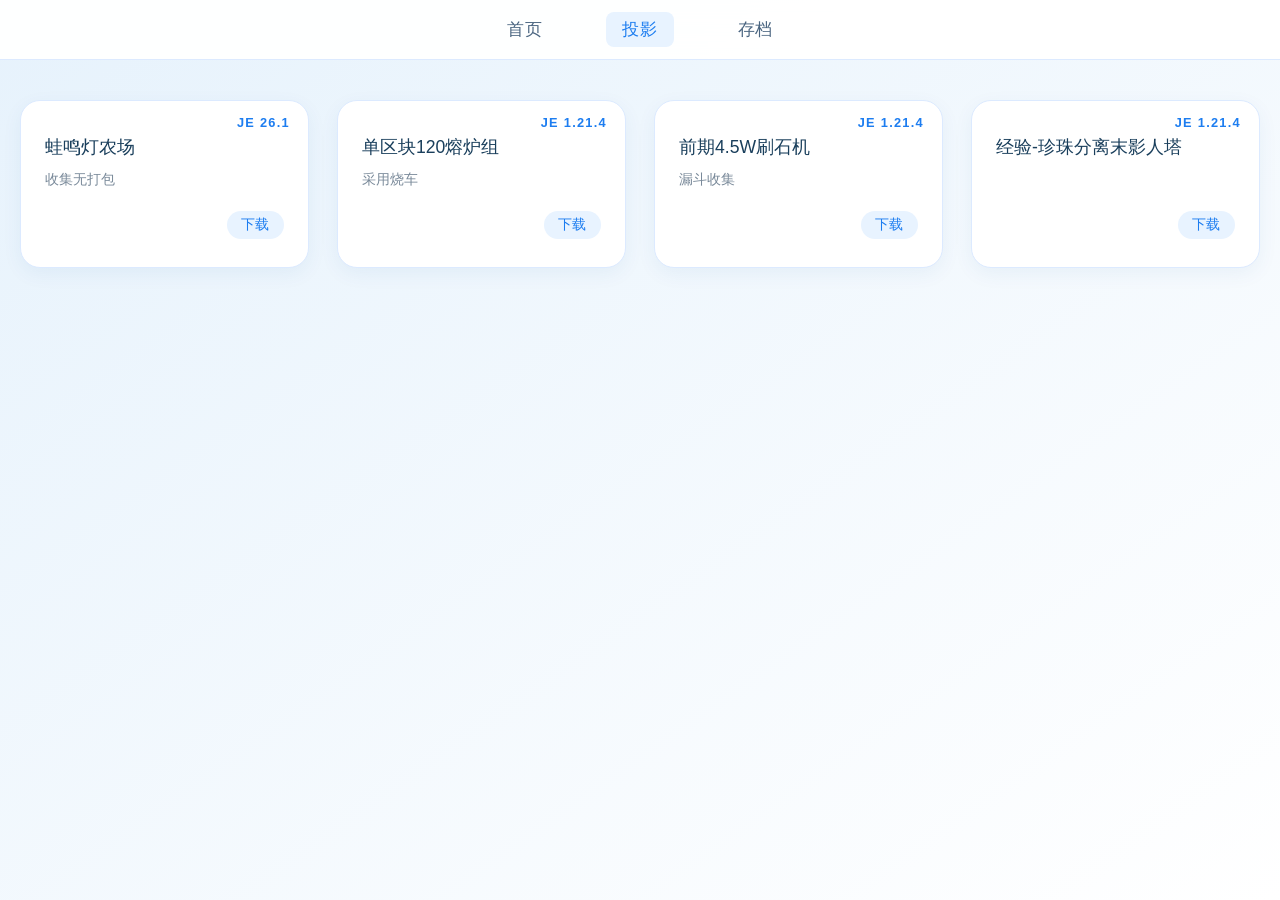
<file: schematics/index.html>
<!DOCTYPE html>
<html lang="zh-CN">
<head>
    <meta charset="UTF-8" />
    <meta name="viewport" content="width=device-width, initial-scale=1.0" />
    <title>Minecraft Schematics</title>
    <!-- 引用外部 CSS 文件 -->
    <link rel="stylesheet" href="../css/style.css" />
</head>
<body>
    <!-- 导航栏 -->
    <nav class="navbar">
        <div class="nav-container">
            <ul class="nav-links">
                <li><a href="../index.html" class="nav-link">首页</a></li>
                <li><a href="#" class="nav-link active">投影</a></li>
                <li><a href="#" class="nav-link">存档</a></li>
            </ul>
        </div>
    </nav>
    
    <div class="card-grid">
        <!-- 卡片 1 ~ 10，内容完全一致 -->
        <div class="card">
            <span class="card-tag">JE 26.1</span>
            <p class="description">蛙鸣灯农场</p>
            <p class="sub-description">收集无打包</p>
            <a href="https://yep.lanzoue.com/iOVlH3sb0yah" target="_blank">下载</a>
        </div>

        <div class="card">
            <span class="card-tag">JE 1.21.4</span>
            <p class="description">单区块120熔炉组</p>
            <p class="sub-description">采用烧车</p>
            <a href="https://yep.lanzoue.com/i9F5x2yxkwfc" target="_blank">下载</a>
        </div>

        <div class="card">
            <span class="card-tag">JE 1.21.4</span>
            <p class="description">前期4.5W刷石机</p>
            <p class="sub-description">漏斗收集</p>
            <a href="https://yep.lanzoue.com/ih7f62oqka6j" target="_blank">下载</a>
        </div>

        <div class="card">
            <span class="card-tag">JE 1.21.4</span>
            <p class="description">经验-珍珠分离末影人塔</p>
            <p class="sub-description"></p>
            <a href="https://yep.lanzoue.com/iCezn2o6ahpa" target="_blank">下载</a>
        </div>

    </div>
</body>
</html>
</file>
<file: css/style.css>
/* ---------- 全局重置 ---------- */
* {
    margin: 0;
    padding: 0;
    box-sizing: border-box;
}

body {
    /* 蓝白渐变背景 */
    background: linear-gradient(145deg, #e6f2fc 0%, #ffffff 100%);
    min-height: 100vh;
    font-family: -apple-system, BlinkMacSystemFont, "Segoe UI", Roboto, Helvetica, Arial, sans-serif;
    padding: 100px 20px 40px;
    display: flex;
    flex-direction: column;
    align-items: center;
}

/* ---------- 导航栏 ---------- */
.navbar {
    position: fixed;
    top: 0;
    left: 0;
    right: 0;
    background: rgba(255, 255, 255, 0.95);
    backdrop-filter: blur(12px);
    border-bottom: 1px solid #dceaff;
    z-index: 1000;
}

.nav-container {
    max-width: 1280px;
    margin: 0 auto;
    padding: 0 20px;
}

.nav-links {
    display: flex;
    justify-content: center;
    list-style: none;
    padding: 18px 0;
    gap: 48px;
}

.nav-link {
    font-size: 1.05rem;
    font-weight: 500;
    color: #4a6580;
    text-decoration: none;
    padding: 8px 16px;
    border-radius: 8px;
    transition: color 0.2s, background-color 0.2s, transform 0.15s;
    letter-spacing: 0.04em;
}

.nav-link:hover {
    color: #1d7df0;
    background-color: #f0f7ff;
    transform: translateY(-1px);
}

.nav-link.active {
    color: #1d7df0;
    background-color: #e8f3ff;
}

/* 响应式导航栏 */
@media (max-width: 640px) {
    .nav-links {
        gap: 16px;
        padding: 14px 0;
    }
    .nav-link {
        font-size: 0.95rem;
        padding: 6px 12px;
    }
}

/* ---------- 卡片网格 (10张卡片) ---------- */
.card-grid {
    max-width: 1280px;
    width: 100%;
    display: grid;
    grid-template-columns: repeat(auto-fill, minmax(280px, 1fr));
    gap: 28px;
}

/* ---------- 单张卡片 ---------- */
.card {
    background: #ffffff;
    border-radius: 20px;
    padding: 32px 24px 28px;
    box-shadow: 0 6px 20px rgba(20, 80, 150, 0.06);
    border: 1px solid #dceaff;
    transition: transform 0.25s ease, box-shadow 0.3s ease, border-color 0.2s;
    display: flex;
    flex-direction: column;
    justify-content: space-between;
    min-height: 140px;
    position: relative;
}

/* ---------- 卡片右上角标签 ---------- */
.card-tag {
    position: absolute;
    top: 14px;
    right: 18px;
    font-size: 0.8rem;
    font-weight: 600;
    color: #1d7df0;
    letter-spacing: 0.1em;
    text-transform: uppercase;
}

.card:hover {
    transform: translateY(-6px);
    box-shadow: 0 18px 36px -8px rgba(20, 80, 160, 0.15);
    border-color: #9bc0e6;
}

/* ---------- 卡片内容 ---------- */
.card .description {
    font-size: 1.1rem;
    line-height: 1.6;
    color: #1a3f5c;
    font-weight: 500;
    margin-bottom: 8px;
    word-break: break-word;
}

.card .sub-description {
    font-size: 0.9rem;
    line-height: 1.5;
    color: #7a8a9a;
    font-weight: 400;
    margin-bottom: 20px;
    word-break: break-word;
}

/* ---------- 下载链接 ---------- */
.card a {
    display: inline-flex;
    align-items: center;
    align-self: flex-end;
    font-size: 0.85rem;
    font-weight: 500;
    color: #1d7df0;
    background: #e8f3ff;
    padding: 5px 14px;
    border-radius: 999px;
    transition: background-color 0.2s, color 0.2s, transform 0.15s;
    cursor: pointer;
    text-decoration: none;
    letter-spacing: 0.04em;
}

.card a:hover {
    color: #ffffff;
    background: #1d7df0;
    transform: translateX(4px);
}

/* ---------- 选中文字效果 ---------- */
::selection {
    background: #b8d6f0;
    color: #0a2a40;
}

/* ---------- 响应式 ---------- */
@media (max-width: 640px) {
    body {
        padding: 80px 16px 24px;
    }
    .card-grid {
        gap: 18px;
    }
    .card {
        padding: 24px 18px;
        min-height: 120px;
    }
    .card .description {
        font-size: 1rem;
    }
}

@media (max-width: 400px) {
    .card-grid {
        grid-template-columns: 1fr;
    }
}
</file>
